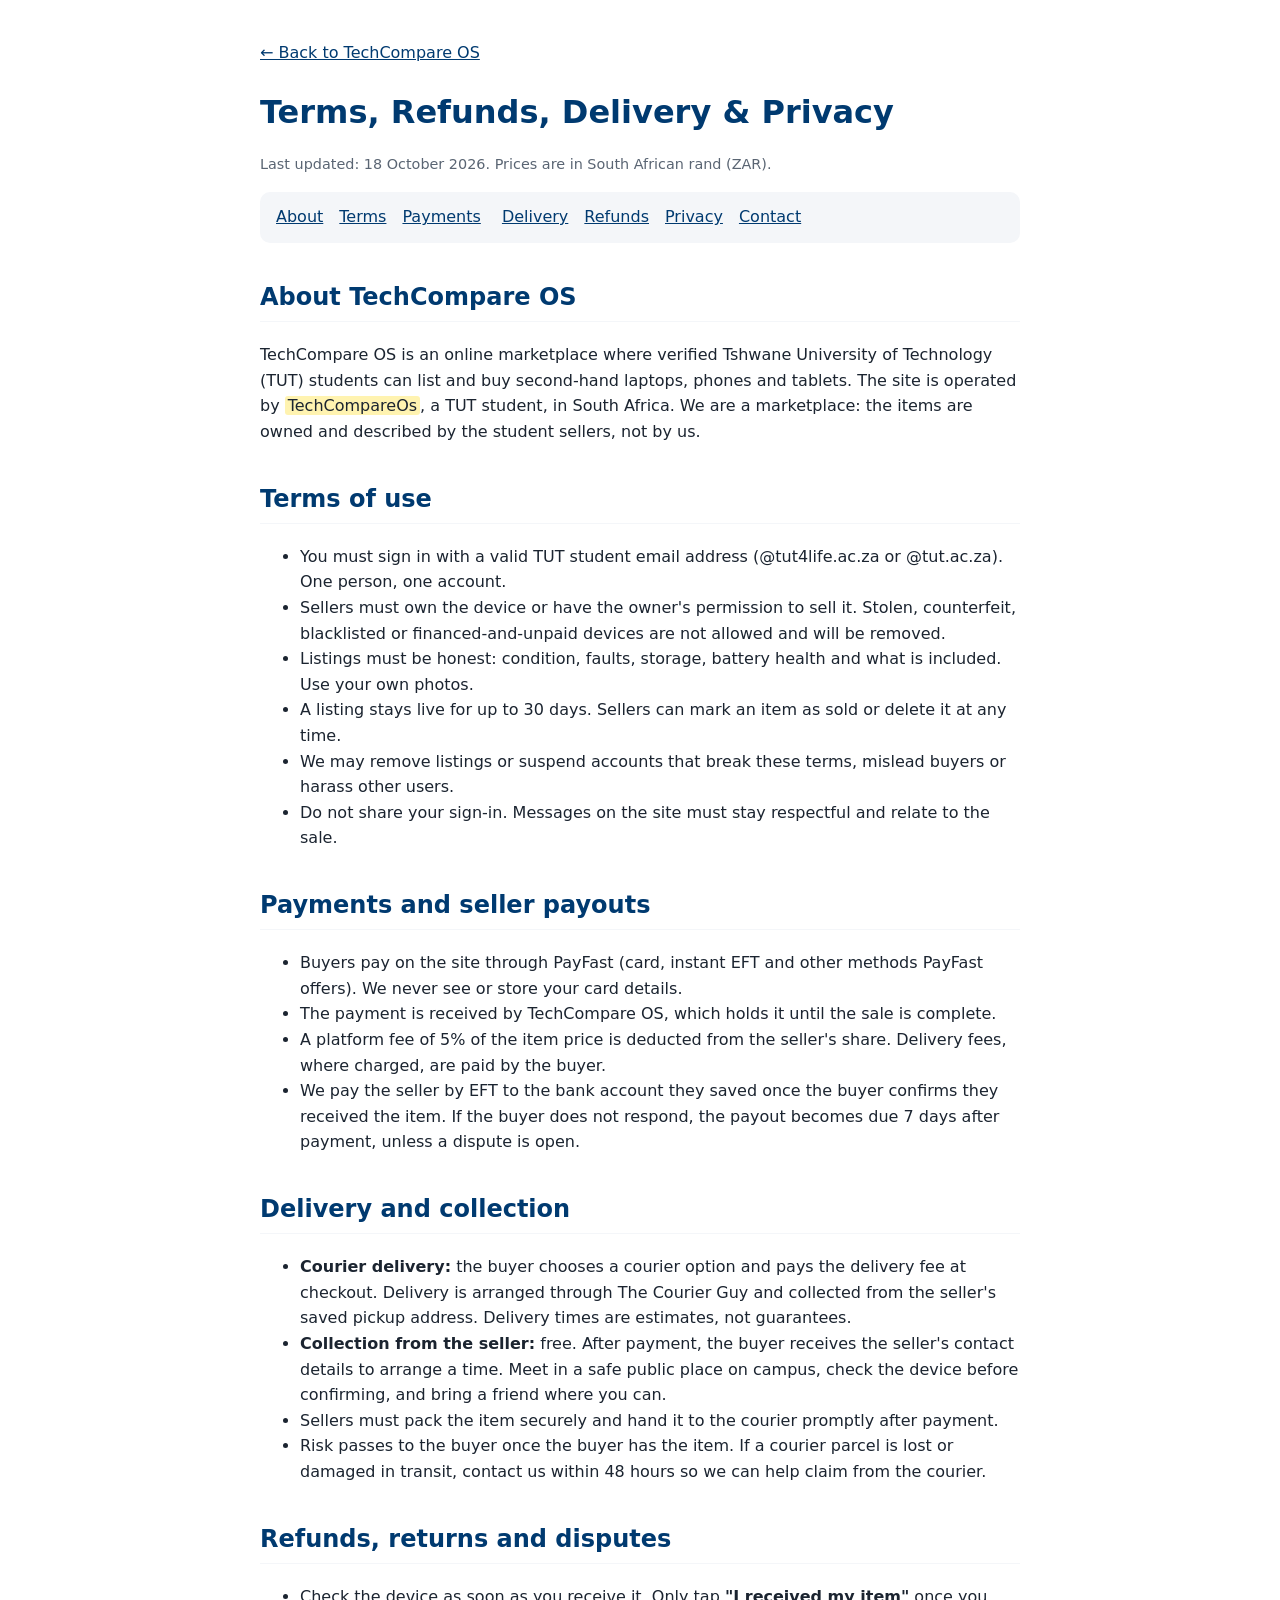
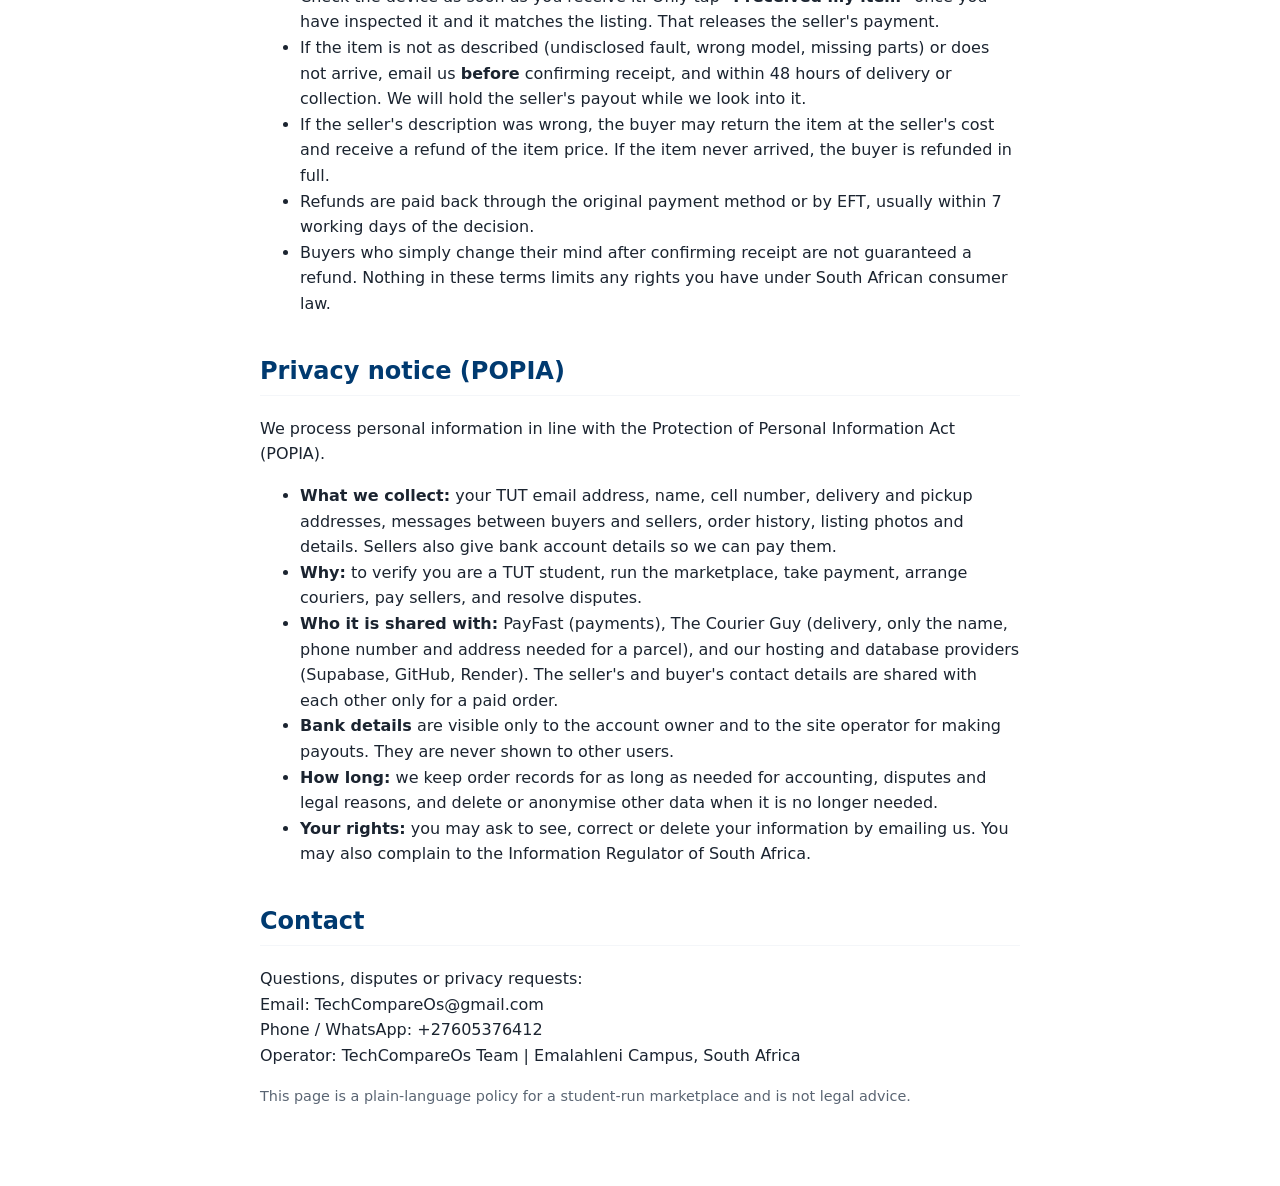
<file: legal.html>
<!DOCTYPE html>
<html lang="en">
<head>
<meta charset="UTF-8">
<meta name="viewport" content="width=device-width, initial-scale=1">
<title>Terms, Refunds, Delivery &amp; Privacy | TechCompare OS</title>
<style>
  :root { --bg:#ffffff; --fg:#1b2430; --muted:#5a6573; --brand:#003a70; --card:#f4f6f9; --mark:#fff3b0; }
  @media (prefers-color-scheme: dark) { :root { --bg:#10151c; --fg:#e8edf3; --muted:#a3adba; --brand:#7db7ff; --card:#18202a; --mark:#5a4d00; } }
  body { margin:0; background:var(--bg); color:var(--fg); font-family:system-ui,-apple-system,"Segoe UI",Roboto,sans-serif; line-height:1.6; }
  main { max-width:760px; margin:0 auto; padding:1.5rem 1.2rem 4rem; }
  h1 { color:var(--brand); margin-bottom:0.2rem; }
  h2 { color:var(--brand); margin-top:2.2rem; border-bottom:1px solid var(--card); padding-bottom:0.3rem; }
  nav { background:var(--card); border-radius:10px; padding:0.8rem 1rem; margin:1rem 0; }
  nav a { margin-right:1rem; color:var(--brand); }
  .muted { color:var(--muted); font-size:0.9rem; }
  mark { background:var(--mark); color:inherit; padding:0 3px; border-radius:3px; }
  a { color:var(--brand); }
</style>
</head>
<body>
<main>
  <p><a href="index.html">&larr; Back to TechCompare OS</a></p>
  <h1>Terms, Refunds, Delivery &amp; Privacy</h1>
  <p class="muted">Last updated: 18 October 2026. Prices are in South African rand (ZAR).</p>

  <nav>
    <a href="#about">About</a><a href="#terms">Terms</a><a href="#payments">Payments</a>
    <a href="#delivery">Delivery</a><a href="#refunds">Refunds</a><a href="#privacy">Privacy</a><a href="#contact">Contact</a>
  </nav>

  <h2 id="about">About TechCompare OS</h2>
  <p>TechCompare OS is an online marketplace where verified Tshwane University of Technology (TUT) students can list and buy second-hand laptops, phones and tablets. The site is operated by <mark>TechCompareOs</mark>, a TUT student, in South Africa. We are a marketplace: the items are owned and described by the student sellers, not by us.</p>

  <h2 id="terms">Terms of use</h2>
  <ul>
    <li>You must sign in with a valid TUT student email address (@tut4life.ac.za or @tut.ac.za). One person, one account.</li>
    <li>Sellers must own the device or have the owner's permission to sell it. Stolen, counterfeit, blacklisted or financed-and-unpaid devices are not allowed and will be removed.</li>
    <li>Listings must be honest: condition, faults, storage, battery health and what is included. Use your own photos.</li>
    <li>A listing stays live for up to 30 days. Sellers can mark an item as sold or delete it at any time.</li>
    <li>We may remove listings or suspend accounts that break these terms, mislead buyers or harass other users.</li>
    <li>Do not share your sign-in. Messages on the site must stay respectful and relate to the sale.</li>
  </ul>

  <h2 id="payments">Payments and seller payouts</h2>
  <ul>
    <li>Buyers pay on the site through PayFast (card, instant EFT and other methods PayFast offers). We never see or store your card details.</li>
    <li>The payment is received by TechCompare OS, which holds it until the sale is complete.</li>
    <li>A platform fee of 5% of the item price is deducted from the seller's share. Delivery fees, where charged, are paid by the buyer.</li>
    <li>We pay the seller by EFT to the bank account they saved once the buyer confirms they received the item. If the buyer does not respond, the payout becomes due 7 days after payment, unless a dispute is open.</li>
  </ul>

  <h2 id="delivery">Delivery and collection</h2>
  <ul>
    <li><strong>Courier delivery:</strong> the buyer chooses a courier option and pays the delivery fee at checkout. Delivery is arranged through The Courier Guy and collected from the seller's saved pickup address. Delivery times are estimates, not guarantees.</li>
    <li><strong>Collection from the seller:</strong> free. After payment, the buyer receives the seller's contact details to arrange a time. Meet in a safe public place on campus, check the device before confirming, and bring a friend where you can.</li>
    <li>Sellers must pack the item securely and hand it to the courier promptly after payment.</li>
    <li>Risk passes to the buyer once the buyer has the item. If a courier parcel is lost or damaged in transit, contact us within 48 hours so we can help claim from the courier.</li>
  </ul>

  <h2 id="refunds">Refunds, returns and disputes</h2>
  <ul>
    <li>Check the device as soon as you receive it. Only tap <strong>"I received my item"</strong> once you have inspected it and it matches the listing. That releases the seller's payment.</li>
    <li>If the item is not as described (undisclosed fault, wrong model, missing parts) or does not arrive, email us <strong>before</strong> confirming receipt, and within 48 hours of delivery or collection. We will hold the seller's payout while we look into it.</li>
    <li>If the seller's description was wrong, the buyer may return the item at the seller's cost and receive a refund of the item price. If the item never arrived, the buyer is refunded in full.</li>
    <li>Refunds are paid back through the original payment method or by EFT, usually within 7 working days of the decision.</li>
    <li>Buyers who simply change their mind after confirming receipt are not guaranteed a refund. Nothing in these terms limits any rights you have under South African consumer law.</li>
  </ul>

  <h2 id="privacy">Privacy notice (POPIA)</h2>
  <p>We process personal information in line with the Protection of Personal Information Act (POPIA).</p>
  <ul>
    <li><strong>What we collect:</strong> your TUT email address, name, cell number, delivery and pickup addresses, messages between buyers and sellers, order history, listing photos and details. Sellers also give bank account details so we can pay them.</li>
    <li><strong>Why:</strong> to verify you are a TUT student, run the marketplace, take payment, arrange couriers, pay sellers, and resolve disputes.</li>
    <li><strong>Who it is shared with:</strong> PayFast (payments), The Courier Guy (delivery, only the name, phone number and address needed for a parcel), and our hosting and database providers (Supabase, GitHub, Render). The seller's and buyer's contact details are shared with each other only for a paid order.</li>
    <li><strong>Bank details</strong> are visible only to the account owner and to the site operator for making payouts. They are never shown to other users.</li>
    <li><strong>How long:</strong> we keep order records for as long as needed for accounting, disputes and legal reasons, and delete or anonymise other data when it is no longer needed.</li>
    <li><strong>Your rights:</strong> you may ask to see, correct or delete your information by emailing us. You may also complain to the Information Regulator of South Africa.</li>
  </ul>

  <h2 id="contact">Contact</h2>
  <p>Questions, disputes or privacy requests:<br>
  Email: TechCompareOs@gmail.com<br>
  Phone / WhatsApp: +27605376412<br>
  Operator: TechCompareOs Team | Emalahleni Campus, South Africa</p>

  <p class="muted">This page is a plain-language policy for a student-run marketplace and is not legal advice.</p>
</main>
</body>
</html>
</file>
